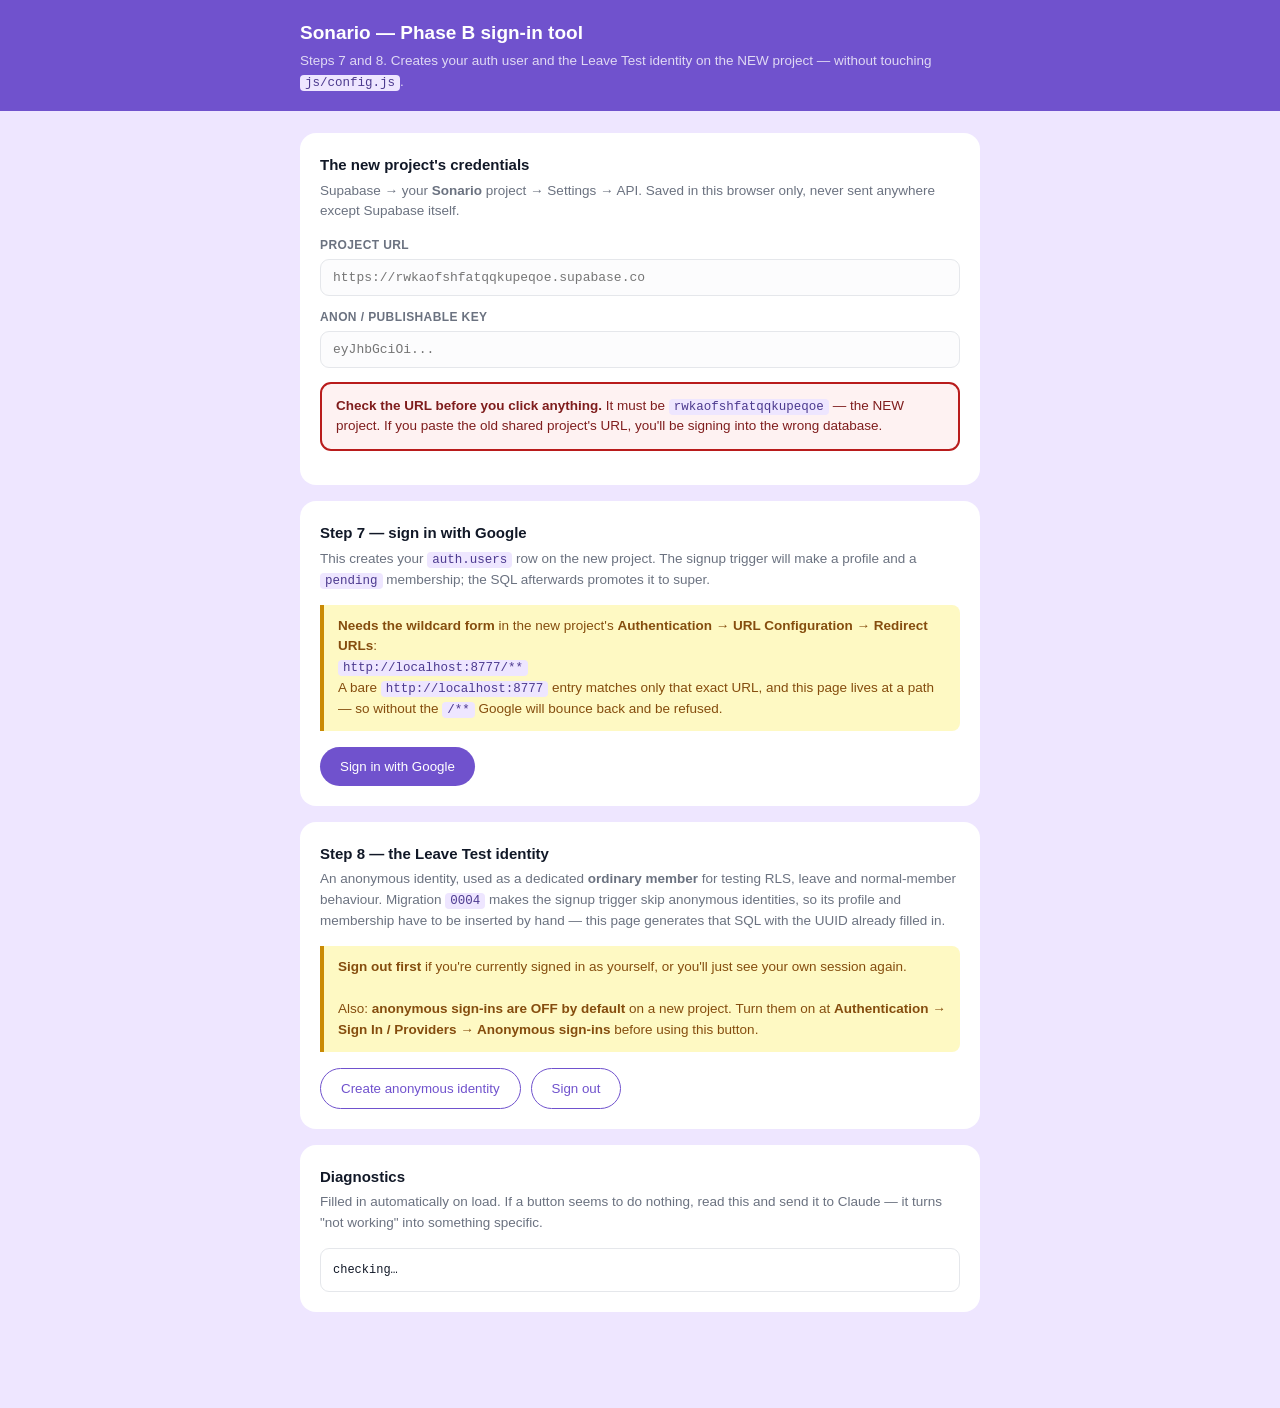
<file: tools/phase-b-signin.html>
<!DOCTYPE html>
<html lang="en"><head><meta charset="utf-8" />
<meta name="viewport" content="width=device-width, initial-scale=1" />
<title>Sonario · Phase B sign-in tool</title>
<style>
:root{--p:#7052CD;--lav:#EEE6FF;--ink:#111827;--meta:#6B7280;--mute:#9CA3AF;--hair:#E5E7EB;
--ok:#15803D;--okbg:#DCFCE7;--warn:#854D0E;--warnbg:#FEF9C3;--stop:#B91C1C;--stopbg:#FEF2F2}
*{box-sizing:border-box}
body{margin:0;background:var(--lav);color:var(--ink);padding:0 20px 80px;
font:15px/1.55 -apple-system,BlinkMacSystemFont,'Segoe UI',Roboto,sans-serif}
.w{max-width:680px;margin:0 auto}
header{background:var(--p);color:#fff;margin:0 -20px 22px;padding:18px 20px}
h1{margin:0;font-size:19px;font-weight:800}
header p{margin:4px 0 0;font-size:13.5px;color:rgba(255,255,255,.78)}
.card{background:#fff;border-radius:16px;padding:20px;margin:0 0 16px}
h2{margin:0 0 4px;font-size:15px;font-weight:800}
.hint{margin:0 0 14px;font-size:13.5px;color:var(--meta)}
label{display:block;font-size:12px;font-weight:700;letter-spacing:.4px;color:var(--meta);
margin:12px 0 4px;text-transform:uppercase}
input{width:100%;padding:10px 12px;border:1px solid var(--hair);border-radius:9px;font:13px
ui-monospace,Menlo,monospace;background:#FCFCFD}
input:focus{outline:none;border-color:var(--p);box-shadow:0 0 0 3px rgba(112,82,205,.13)}
button{cursor:pointer;font:700 14px/1 inherit;border:none;border-radius:99px;padding:12px 20px}
.pri{background:var(--p);color:#fff}.pri:hover{background:#5b3fac}
.sec{background:#fff;border:1.5px solid var(--p);color:var(--p)}
.row{display:flex;gap:10px;flex-wrap:wrap;margin-top:16px}
.warn{background:var(--warnbg);border-left:4px solid #CA8A04;color:var(--warn);
padding:11px 14px;border-radius:0 8px 8px 0;margin:14px 0;font-size:13.5px}
.stop{background:var(--stopbg);border:2px solid var(--stop);color:#7F1D1D;padding:12px 14px;
border-radius:11px;margin:14px 0;font-size:13.5px}
.res{background:var(--okbg);border:1.5px solid var(--ok);border-radius:12px;padding:16px;
margin-top:16px;display:none}
.res.show{display:block}
.res h3{margin:0 0 8px;font-size:14px;color:var(--ok)}
pre{margin:8px 0 0;padding:12px;background:#fff;border:1px solid var(--hair);border-radius:9px;
font:12px/1.5 ui-monospace,Menlo,monospace;white-space:pre-wrap;word-break:break-all;
max-height:260px;overflow:auto}
code{background:var(--lav);color:#4c3a8f;padding:1px 5px;border-radius:4px;font:12.5px ui-monospace,Menlo,monospace}
.uuid{font:700 14px ui-monospace,Menlo,monospace;color:var(--p);word-break:break-all}
.err{background:var(--stopbg);border:1.5px solid var(--stop);color:#7F1D1D;border-radius:11px;
padding:13px;margin-top:14px;display:none;font-size:13.5px}
.err.show{display:block}
</style></head><body>
<header><div class="w"><h1>Sonario — Phase B sign-in tool</h1>
<p>Steps 7 and 8. Creates your auth user and the Leave Test identity on the NEW project —
without touching <code>js/config.js</code>.</p></div></header>
<div class="w">

<div class="card">
<h2>The new project's credentials</h2>
<p class="hint">Supabase → your <b>Sonario</b> project → Settings → API. Saved in this browser only,
never sent anywhere except Supabase itself.</p>
<label for="url">Project URL</label>
<input id="url" placeholder="https://rwkaofshfatqqkupeqoe.supabase.co" spellcheck="false" />
<label for="key">Anon / publishable key</label>
<input id="key" placeholder="eyJhbGciOi..." spellcheck="false" />
<div class="stop"><b>Check the URL before you click anything.</b> It must be
<code>rwkaofshfatqqkupeqoe</code> — the NEW project. If you paste the old shared project's URL,
you'll be signing into the wrong database.</div>
</div>

<div class="card">
<h2>Step 7 — sign in with Google</h2>
<p class="hint">This creates your <code>auth.users</code> row on the new project. The signup
trigger will make a profile and a <code>pending</code> membership; the SQL afterwards promotes it
to super.</p>
<div class="warn"><b>Needs the wildcard form</b> in the new project's <b>Authentication → URL
Configuration → Redirect URLs</b>:<br /><code>http://localhost:8777/**</code><br />
A bare <code>http://localhost:8777</code> entry matches only that exact URL, and this page lives
at a path — so without the <code>/**</code> Google will bounce back and be refused.</div>
<div class="row"><button class="pri" id="google">Sign in with Google</button></div>
</div>

<div class="card">
<h2>Step 8 — the Leave Test identity</h2>
<p class="hint">An anonymous identity, used as a dedicated <b>ordinary member</b> for testing RLS,
leave and normal-member behaviour. Migration <code>0004</code> makes the signup trigger skip
anonymous identities, so its profile and membership have to be inserted by hand — this page
generates that SQL with the UUID already filled in.</p>
<div class="warn"><b>Sign out first</b> if you're currently signed in as yourself, or you'll just
see your own session again.<br /><br />
Also: <b>anonymous sign-ins are OFF by default</b> on a new project. Turn them on at
<b>Authentication → Sign In / Providers → Anonymous sign-ins</b> before using this button.</div>
<div class="row">
<button class="sec" id="anon">Create anonymous identity</button>
<button class="sec" id="signout">Sign out</button>
</div>
</div>

<div class="res" id="res"></div>
<div class="err" id="err"></div>

<div class="card" id="diagcard">
<h2>Diagnostics</h2>
<p class="hint">Filled in automatically on load. If a button seems to do nothing, read this and
send it to Claude — it turns "not working" into something specific.</p>
<pre id="diag">checking…</pre>
</div>
</div>

<script type="module">
import { createClient } from 'https://esm.sh/@supabase/supabase-js@2.45.4';

const $ = (id) => document.getElementById(id);
const diag = [];
const d = (k, v) => { diag.push(k.padEnd(22) + v); $('diag').textContent = diag.join('\n'); };
const K = 'sonario-signin-tool';
try {
  const v = JSON.parse(localStorage.getItem(K) || '{}');
  if (v.url) $('url').value = v.url;
  if (v.key) $('key').value = v.key;
} catch (e) {}
const remember = () => {
  try { localStorage.setItem(K, JSON.stringify({ url: $('url').value.trim(), key: $('key').value.trim() })); }
  catch (e) {}
};
$('url').addEventListener('input', remember);
$('key').addEventListener('input', remember);

const fail = (m) => { $('err').textContent = m; $('err').classList.add('show'); };
const clearFail = () => $('err').classList.remove('show');

function client() {
  const url = $('url').value.trim(), key = $('key').value.trim();
  if (!url || !key) { fail('Paste both the project URL and the anon key first.'); return null; }
  if (!/^https:\/\/[a-z0-9]+\.supabase\.co\/?$/.test(url)) {
    fail('That project URL looks wrong. It should be exactly https://<ref>.supabase.co'); return null;
  }
  // No `db.schema` here on purpose: this tool only ever touches auth, never sonario tables.
  return createClient(url.replace(/\/$/, ''), key);
}

function show(html) { $('res').innerHTML = html; $('res').classList.add('show'); }

const esc = (s) => String(s).replace(/[<>&]/g, (c) => ({ '<': '&lt;', '>': '&gt;', '&': '&amp;' }[c]));

async function report(sb) {
  const { data: { user } } = await sb.auth.getUser();
  if (!user) return false;
  const anon = !!user.is_anonymous;
  if (anon) {
    const sql = `insert into sonario.profiles (id, display_name, google_email)
values ('${user.id}', 'Leave Test', '')
on conflict (id) do nothing;

insert into sonario.memberships (profile_id, status, role, decided_at)
values ('${user.id}', 'active', 'member', now())
on conflict (profile_id) do update set status = 'active', role = 'member';`;
    show(`<h3>Anonymous identity created</h3>
      <p>UUID: <span class="uuid">${esc(user.id)}</span></p>
      <p style="margin:10px 0 0;font-size:13.5px">Run this in the <b>new project's</b> SQL editor —
      the UUID is already filled in, so there is nothing to paste by hand:</p>
      <pre>${esc(sql)}</pre>
      <p style="margin:10px 0 0;font-size:13px;color:var(--meta)">Role is <code>member</code>,
      never <code>super</code> — a super would invalidate every plain-member RLS result you get
      with it.</p>`);
  } else {
    show(`<h3>Signed in</h3>
      <p>${esc(user.email || '(no email)')}</p>
      <p>UUID: <span class="uuid">${esc(user.id)}</span></p>
      <p style="margin:10px 0 0;font-size:13.5px">Now run step 7's promote SQL in the new project.
      It looks you up by email, so there's no UUID to paste.</p>`);
  }
  return true;
}

$('google').addEventListener('click', async () => {
  clearFail();
  d('google clicked', new Date().toLocaleTimeString());
  const sb = client(); if (!sb) { d('google blocked', 'credentials missing or URL malformed'); return; }
  const { error } = await sb.auth.signInWithOAuth({
    provider: 'google',
    options: { redirectTo: window.location.href.split('#')[0] },
  });
  // Same trap the app documents: a disabled provider doesn't error here, it navigates away and
  // renders raw JSON. If we're still on the page with an error, it's a real one.
  if (error) { fail('Sign-in failed: ' + error.message); d('google error', error.message); }
  else d('google', 'no error — the browser should now be navigating to Google');
});

$('anon').addEventListener('click', async () => {
  clearFail();
  const sb = client(); if (!sb) return;
  const { error } = await sb.auth.signInAnonymously();
  if (error) { fail('Anonymous sign-in failed: ' + error.message +
    ' — check Authentication → Sign In / Providers → Anonymous sign-ins is enabled.'); return; }
  await report(sb);
});

$('signout').addEventListener('click', async () => {
  clearFail();
  const sb = client(); if (!sb) return;
  await sb.auth.signOut();
  show('<h3>Signed out</h3><p>Ready for the next sign-in.</p>');
});

// ---- Diagnostics ---------------------------------------------------------
// Written because "the button isn't working" could be a dozen things, and a page that reports
// its own state beats another round trip of guessing.
d('page origin', location.origin);
d('served over', location.protocol);
d('on localhost:8777', location.origin === 'http://localhost:8777' ? 'yes'
   : 'NO — Supabase will refuse the redirect. Serve the repo with: python3 -m http.server 8777');
d('redirect it will use', location.href.split('#')[0]);
d('supabase-js loaded', typeof createClient === 'function' ? 'yes' : 'NO');
d('project url field', $('url').value.trim() || '(empty)');
d('key field', $('key').value.trim() ? $('key').value.trim().slice(0, 18) + '…' : '(empty)');
window.addEventListener('error', (e) => d('PAGE ERROR', e.message));
window.addEventListener('unhandledrejection', (e) => d('PROMISE REJECTED', e.reason?.message || String(e.reason)));

// Coming back from the Google redirect: supabase-js parses the URL fragment itself.
(async () => {
  const sb = client(); if (!sb) { d('session check', 'skipped — credentials not filled in yet'); return; }
  clearFail();
  try {
    const { data: { session } } = await sb.auth.getSession();
    d('existing session', session ? 'yes — ' + (session.user.email || 'anonymous') : 'none');
    await report(sb);
  } catch (e) { d('session check FAILED', e.message); }
})();
</script></body></html>
</file>
